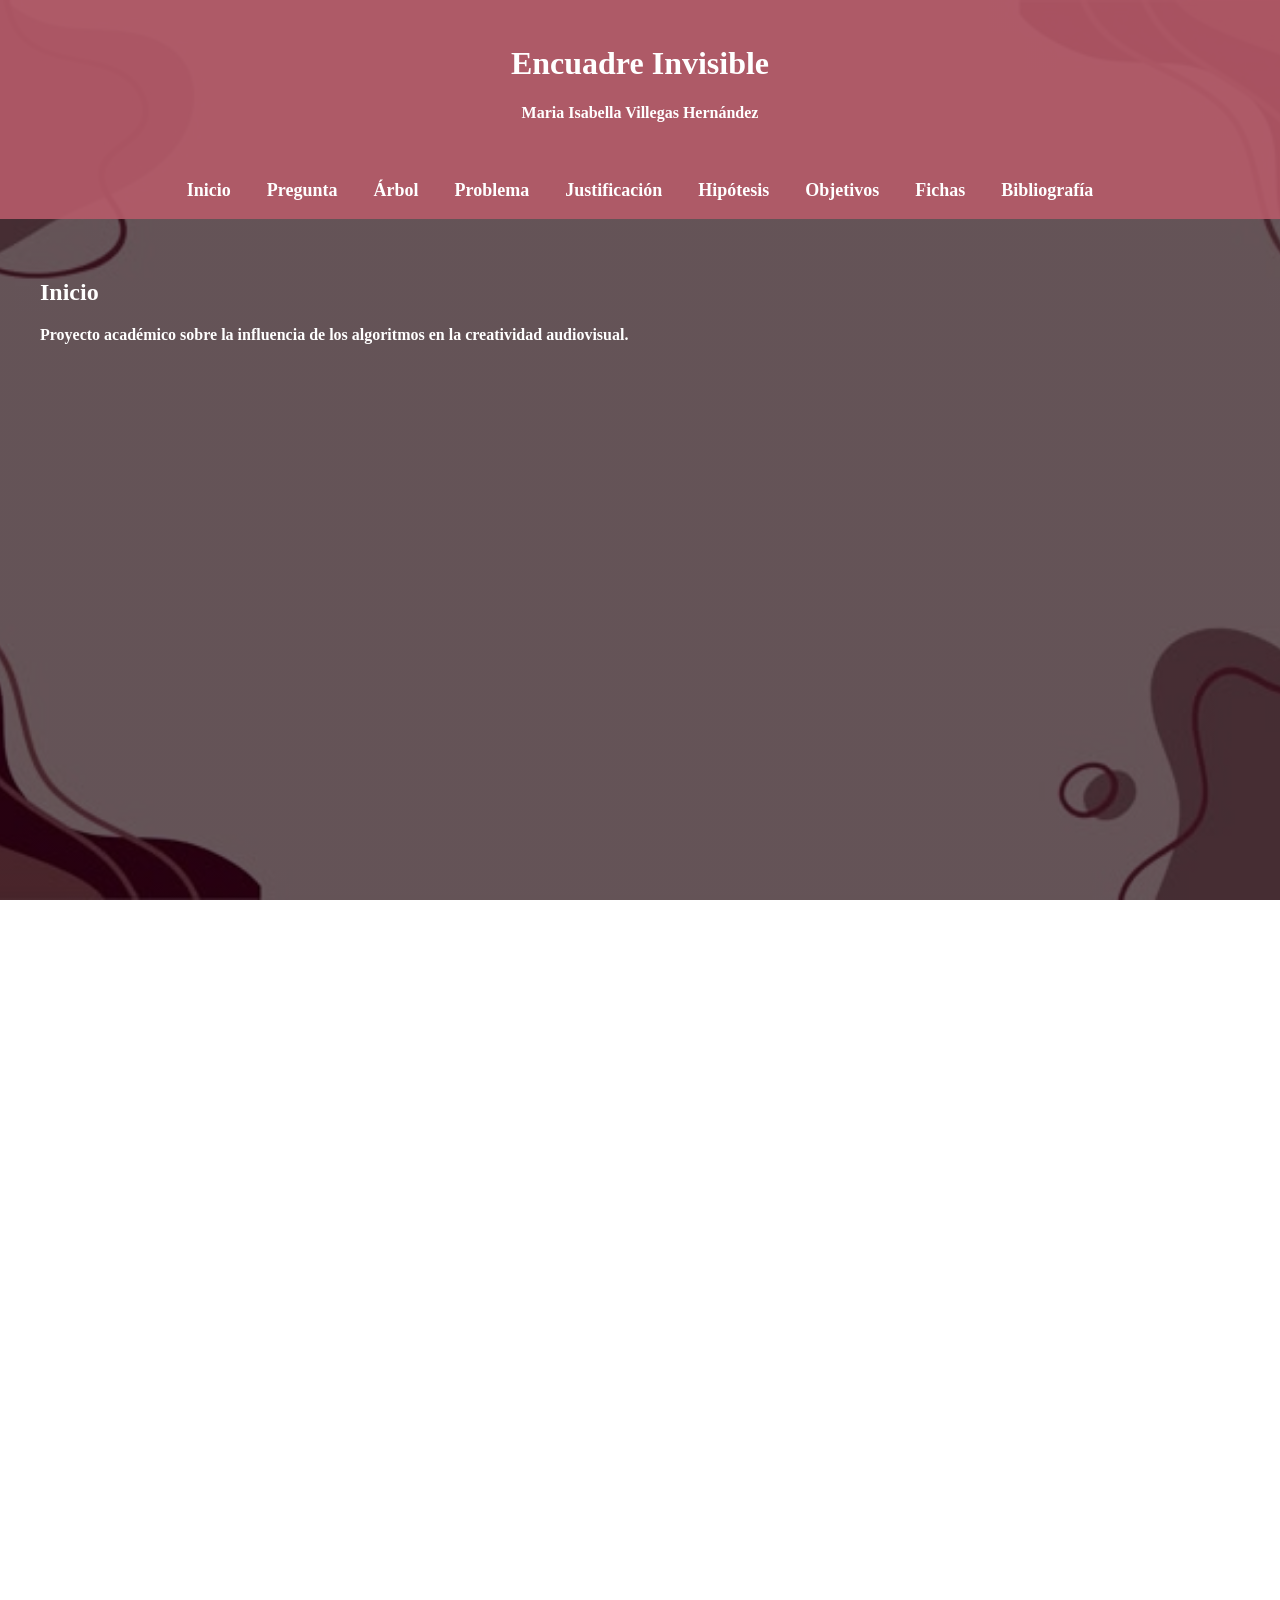
<file: index.html>
<!DOCTYPE html>
<html lang="es">
<head>
    <meta charset="UTF-8">
    <title>Encuadre Invisible</title>
    <link rel="stylesheet" href="styles.css">
</head>

<body>

<header>
    <h1>Encuadre Invisible</h1>
    <p>Maria Isabella Villegas Hernández</p>
</header>

<nav>
    <button onclick="mostrar('inicio')">Inicio</button>
    <button onclick="mostrar('pregunta')">Pregunta</button>
    <button onclick="mostrar('arbol')">Árbol</button>
    <button onclick="mostrar('problema')">Problema</button>
    <button onclick="mostrar('justificacion')">Justificación</button>
    <button onclick="mostrar('hipotesis')">Hipótesis</button>
    <button onclick="mostrar('objetivos')">Objetivos</button>
    <button onclick="mostrar('fichas')">Fichas</button>
    <button onclick="mostrar('bibliografia')">Bibliografía</button>
</nav>

<main>

    <section id="inicio" class="activo">
        <h2>Inicio</h2>
        <p>Proyecto académico sobre la influencia de los algoritmos en la creatividad audiovisual.</p>
    </section>

    <section id="pregunta">
        <h2>Pregunta de Investigación</h2>
        <p>¿Cómo influyen los algoritmos de TikTok, YouTube e Instagram en la calidad y la
            creatividad de los contenidos audiovisuales producidos por creadores de contenido entre 18
            y 30 años?</p>

        <h2>Delimitacion del Sujeto de Estudio</h2>
        <p>La investigación se centra en creadores de contenido audiovisual entre 18 y 30 años,
            activos en plataformas como TikTok, YouTube e Instagram, con una frecuencia constante
            de publicación. Este grupo presenta una alta exposición a las dinámicas algorítmicas y una
            dependencia significativa de métricas digitales para la visibilidad de sus contenidos.</p>
    </section>

    <section id="arbol">

        <h2>Árbol de Problemas</h2>

            <h3>Problema Central</h3>
            <p>
                Influencia de los algoritmos en la reducción de la creatividad y la
                calidad del contenido audiovisual.
            </p>

            <h3>Causas</h3>
            <ul>
                <li>Predominio de métricas digitales (likes, visualizaciones y engagement).</li>
                <li>Presión por mantener visibilidad y monetización.</li>
                <li>Desconocimiento del funcionamiento del algoritmo.</li>
                <li>Consumo rápido basado en la economía de la atención.</li>
                <li>Reproducción constante de tendencias virales.</li>
            </ul>

            <h3>Consecuencias</h3>
            <ul>
                <li>Estandarización del contenido audiovisual.</li>
                <li>Disminución de la experimentación creativa.</li>
                <li>Producción acelerada y superficial.</li>
                <li>Dependencia del algoritmo en las decisiones creativas.</li>
                <li>Agotamiento creativo en los creadores.</li>
            </ul>

            <h3>Impacto</h3>
            <ul>
                <li>Pérdida de identidad creativa.</li>
                <li>Empobrecimiento del lenguaje audiovisual.</li>
                <li>Saturación de contenidos similares.</li>
                <li>Transformación de los hábitos de consumo.</li>
            </ul>

        <img src="arbol de problemas.png" alt="Arbol de problemas">
    </section>

    <section id="problema">
        <h2>Planteamiento del Problema</h2>
        <p>Las plataformas digitales como TikTok, YouTube e Instagram operan mediante algoritmos
            que priorizan la interacción, el tiempo de visualización y la viralidad del contenido. Estas
            dinámicas influyen directamente en los creadores, quienes adaptan sus producciones a las
            exigencias del sistema para lograr mayor visibilidad.</p>

        <p>Como consecuencia, se observa una tendencia hacia la repetición de formatos y la
            reducción de la creatividad, lo que puede afectar la calidad del contenido audiovisual y
            limitar la diversidad narrativa en los entornos digitales.</p>
    </section>

    <section id="justificacion">
        <h2>Justificación</h2>
        <p>Esta investigación es relevante porque permite comprender el impacto de los algoritmos en
            la producción audiovisual contemporánea. Asimismo, aporta herramientas para que los
            creadores de contenido desarrollen una postura crítica frente a las plataformas digitales y
            tomen decisiones más conscientes en sus procesos creativos.</p>
    </section>

    <section id="hipotesis">
        <h2>Hipótesis</h2>
        <h3>Hipótesis General</h3>
        <p> Los algoritmos de TikTok, YouTube e Instagram influyen significativamente en la producción audiovisual,
        promoviendo contenidos estandarizados en detrimento de la creatividad. </p>

        <h3>Hipótesis Específicas</h3>
        <ul>
            <li> A mayor dependencia de métricas digitales, menor diversidad creativa en los contenidos. </li>
            <li> El desconocimiento del funcionamiento del algoritmo incrementa la reproducción de tendencias virales. </li>
            <li> Las dinámicas de viralidad favorecen la producción de contenidos rápidos y superficiales sobre propuestas narrativas elaboradas. </li>
        </ul>

    </section>

    <section id="objetivos">
        <h2>Objetivos</h2>

            <h3>Objetivo General</h3>
            <p>
                Analizar la influencia de los algoritmos en la creatividad y la calidad
                del contenido audiovisual producido por creadores digitales.
            </p>

            <h3>Objetivos Específicos</h3>
            <ul>
                <li>
                    Identificar el funcionamiento de los algoritmos en plataformas digitales.
                </li>

                <li>
                    Analizar la influencia de las métricas en las decisiones creativas.
                </li>

                <li>
                    Examinar la estandarización del contenido audiovisual.
                </li>

                <li>
                    Interpretar la percepción de los creadores frente al algoritmo.
                </li>
            </ul>

        <img src="objetivos.png" alt="Objetivos">

        </section>

    </section>

    <section id="fichas">
        <h2>Fichas de Investigación</h2>
        <a href="https://drive.google.com" target="_blank">Ver fichas</a>
    </section>

    <section id="bibliografia">
        <h2>Bibliografía</h2>

        <p>
            La presente investigación se sustenta en diversas bases teóricas que permiten comprender
            la relación entre los algoritmos, la cultura digital y la creatividad audiovisual en la actualidad.
        </p>

        <h3>Bases teóricas</h3>
        <ul>
            <li><strong>Manuel Castells (2009).</strong> <em>Comunicación y poder.</em> Madrid: Alianza Editorial.
                Explora el papel de las redes en el poder comunicacional contemporáneo.</li>

            <li><strong>Henry Jenkins (2006).</strong> <em>Convergence Culture.</em> Nueva York: NYU Press.
                Analiza la participación activa de los usuarios en la cultura digital.</li>

            <li><strong>Nicholas Carr (2010).</strong> <em>The Shallows.</em> Nueva York: W.W. Norton.
                Reflexiona sobre cómo el consumo digital transforma nuestra atención.</li>

            <li><strong>Byung-Chul Han (2012).</strong> <em>La sociedad del cansancio.</em> Barcelona: Herder.
                Describe la lógica de rendimiento que también afecta a los creadores.</li>
        </ul>

        <h3>Sobre algoritmos y plataformas</h3>
        <ul>
            <li><strong>Tarleton Gillespie (2018).</strong> <em>Custodians of the Internet.</em> Yale University Press.
                Examina el rol de las plataformas en la visibilidad del contenido.</li>

            <li><strong>Shoshana Zuboff (2019).</strong> <em>The Age of Surveillance Capitalism.</em> PublicAffairs.
                Explica cómo las plataformas usan datos para influir en el comportamiento.</li>

            <li><strong>Google (2023).</strong> <em>How YouTube Works.</em>
                Documentación oficial del algoritmo de YouTube.</li>

            <li><strong>Meta (2023).</strong> <em>How Instagram Ranking Works.</em>
                Explicación del sistema de recomendación de Instagram.</li>
        </ul>

        <h3>Sobre creatividad y lenguaje audiovisual</h3>
        <ul>
            <li><strong>Lev Manovich (2001).</strong> <em>The Language of New Media.</em> MIT Press.
                Referencia clave para entender el audiovisual digital.</li>

            <li><strong>David Bordwell y Kristin Thompson (2010).</strong>
                <em>Film Art: An Introduction.</em> McGraw-Hill.
                Bases del análisis narrativo y estético.</li>
        </ul>

        <h3>Referentes complementarios</h3>
        <ul>
            <li><strong>Jean Baudrillard (1981).</strong> <em>Simulacros y simulación.</em>
                Reflexión sobre la hiperrealidad y la repetición de imágenes.</li>

            <li><strong>Guy Debord (1967).</strong> <em>La sociedad del espectáculo.</em>
                Teoría sobre la primacía de la imagen en la vida contemporánea.</li>
        </ul>

    </section>

</main>

<script src="script.js"></script>

</body>
</html>
</file>
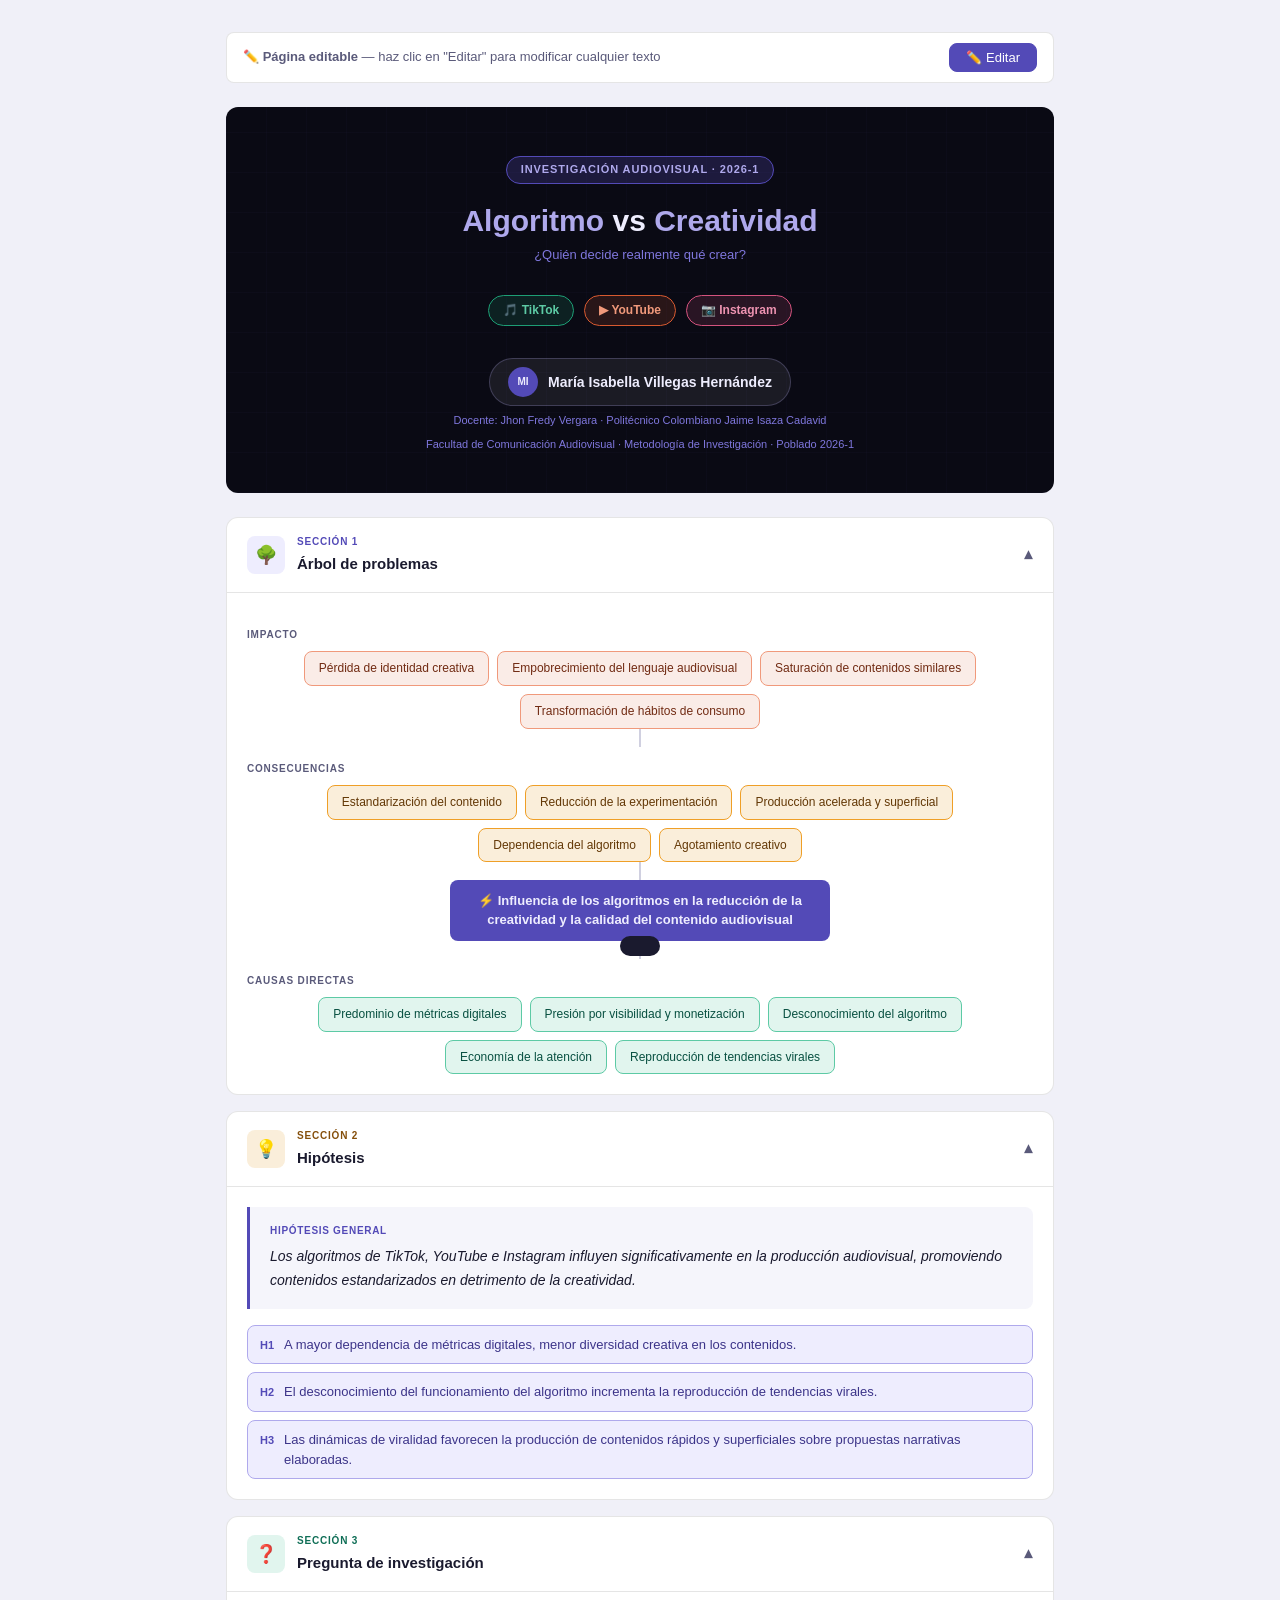
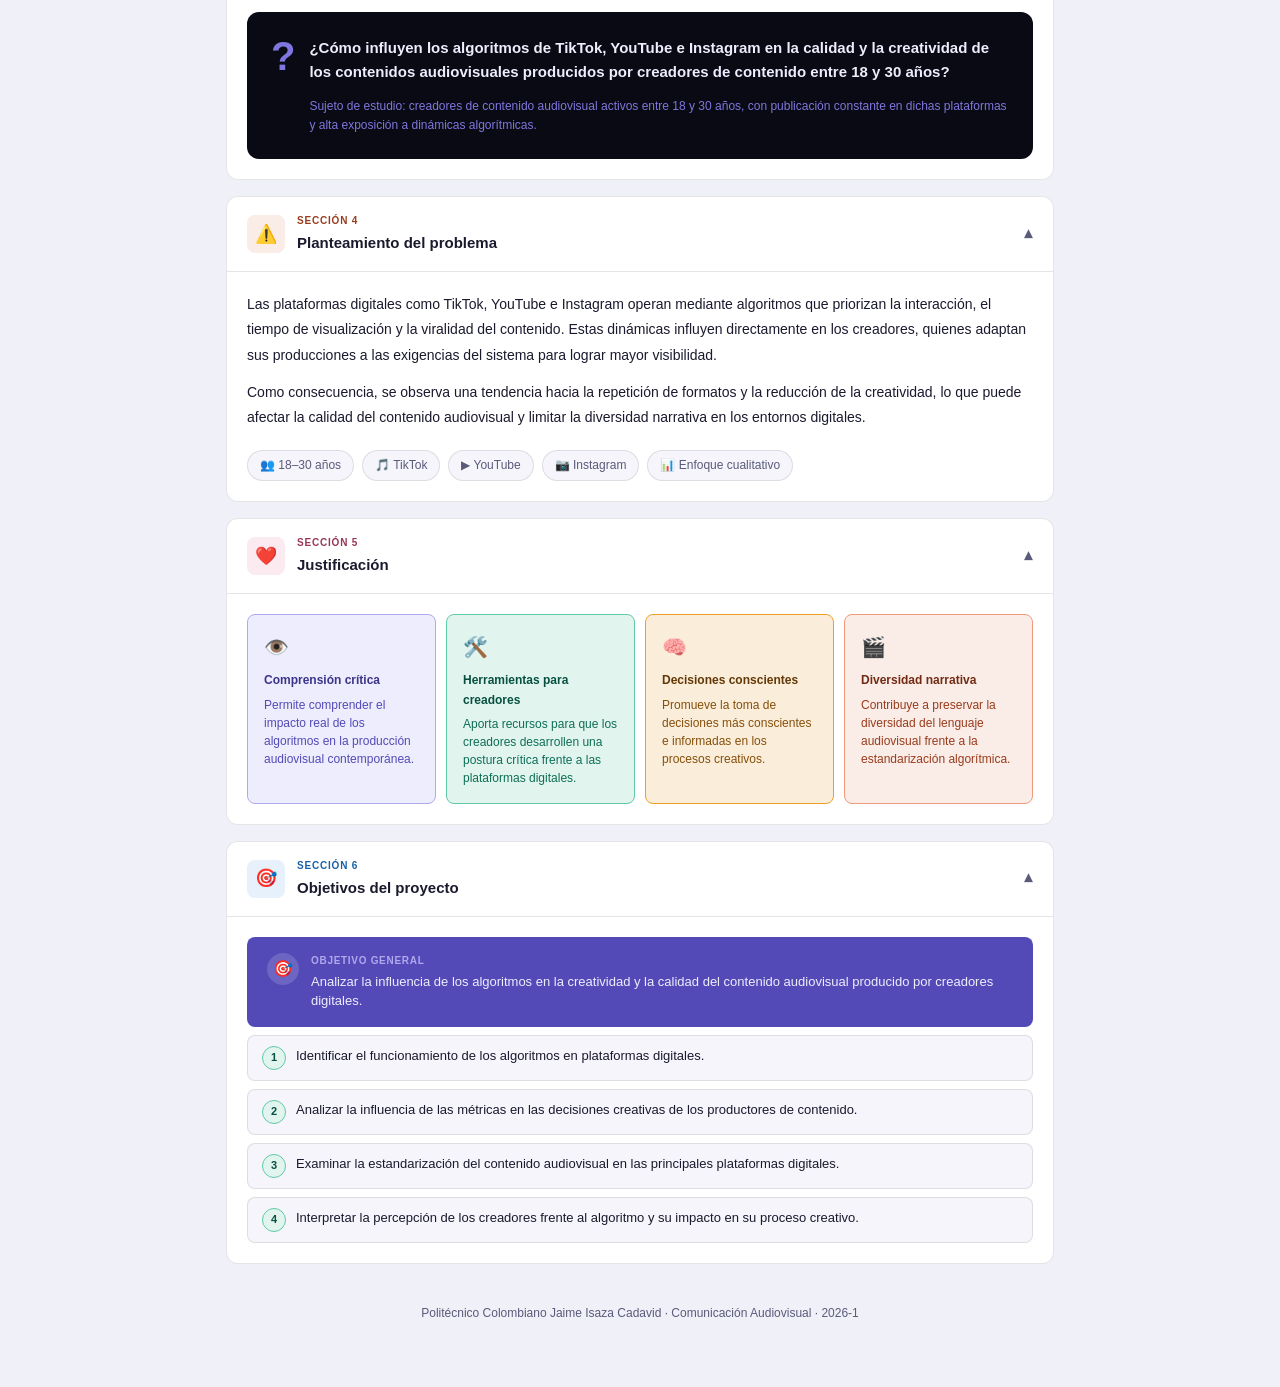
<file: algoritmo-vs-creatividad.html>
<!DOCTYPE html>
<html lang="es">
<head>
<meta charset="UTF-8">
<meta name="viewport" content="width=device-width, initial-scale=1.0">
<title>Algoritmo vs Creatividad — Investigación Audiovisual</title>
<style>
  *, *::before, *::after { box-sizing: border-box; margin: 0; padding: 0; }
  :root {
    --purple-50: #EEEDFE; --purple-200: #AFA9EC; --purple-400: #7F77DD;
    --purple-600: #534AB7; --purple-800: #3C3489; --purple-900: #26215C;
    --teal-50: #E1F5EE; --teal-200: #5DCAA5; --teal-600: #0F6E56; --teal-800: #085041;
    --coral-50: #FAECE7; --coral-200: #F0997B; --coral-600: #993C1D; --coral-800: #712B13;
    --amber-50: #FAEEDA; --amber-200: #EF9F27; --amber-600: #854F0B; --amber-800: #633806;
    --pink-50: #FBEAF0; --pink-200: #ED93B1; --pink-600: #993556;
    --blue-50: #E6F1FB; --blue-600: #185FA5;
    --dark-bg: #0a0a14;
    --border: rgba(0,0,0,0.1);
    --text: #1a1a2e;
    --text-muted: #5a5a7a;
    --surface: #ffffff;
    --surface2: #f5f5fb;
    --radius: 12px;
    --radius-sm: 8px;
  }
  body {
    font-family: -apple-system, BlinkMacSystemFont, 'Segoe UI', sans-serif;
    background: #f0f0f8;
    color: var(--text);
    line-height: 1.6;
    min-height: 100vh;
  }
  .page { max-width: 860px; margin: 0 auto; padding: 2rem 1rem 4rem; }

  /* HERO */
  .hero {
    background: var(--dark-bg);
    border-radius: var(--radius);
    padding: 3rem 2rem 2.5rem;
    text-align: center;
    margin-bottom: 1.5rem;
    position: relative;
    overflow: hidden;
  }
  .hero-grid {
    position: absolute; inset: 0; pointer-events: none;
    background-image:
      repeating-linear-gradient(0deg, rgba(83,74,183,0.07) 0px, transparent 1px, transparent 40px),
      repeating-linear-gradient(90deg, rgba(83,74,183,0.07) 0px, transparent 1px, transparent 40px);
  }
  .hero-badge {
    display: inline-block; background: rgba(83,74,183,0.25); color: #AFA9EC;
    font-size: 11px; font-weight: 600; padding: 4px 14px; border-radius: 20px;
    letter-spacing: 0.08em; margin-bottom: 1.2rem; text-transform: uppercase;
    border: 1px solid var(--purple-600); position: relative;
  }
  .hero h1 { font-size: 30px; font-weight: 700; color: #EEEDFE; line-height: 1.2; margin-bottom: 0.4rem; position: relative; }
  .hero h1 span { color: #AFA9EC; }
  .hero-tagline { font-size: 13px; color: var(--purple-400); margin-bottom: 1.8rem; position: relative; }
  .platform-row { display: flex; justify-content: center; gap: 10px; margin-bottom: 2rem; flex-wrap: wrap; position: relative; }
  .plat-tag { padding: 5px 14px; border-radius: 20px; font-size: 12px; font-weight: 600; border: 1px solid; }
  .plat-tiktok { background: rgba(29,158,117,0.15); color: #5DCAA5; border-color: #1D9E75; }
  .plat-yt { background: rgba(216,90,48,0.15); color: #F0997B; border-color: #D85A30; }
  .plat-ig { background: rgba(212,83,126,0.15); color: #ED93B1; border-color: #D4537E; }
  .author-area { position: relative; display: flex; flex-direction: column; align-items: center; gap: 6px; }
  .author-chip {
    display: inline-flex; align-items: center; gap: 10px;
    background: rgba(255,255,255,0.07); border: 1px solid rgba(175,169,236,0.25);
    border-radius: 24px; padding: 8px 18px;
  }
  .author-av {
    width: 30px; height: 30px; border-radius: 50%; background: var(--purple-600);
    color: #EEEDFE; font-size: 10px; font-weight: 700;
    display: flex; align-items: center; justify-content: center; flex-shrink: 0;
  }
  .author-name { font-size: 14px; font-weight: 600; color: #EEEDFE; }
  .author-meta { font-size: 11px; color: var(--purple-400); }

  /* EDIT BAR */
  .edit-bar {
    display: flex; align-items: center; gap: 10px;
    background: var(--surface); border-radius: var(--radius-sm);
    padding: 10px 16px; margin-bottom: 1.5rem;
    border: 1px solid var(--border); flex-wrap: wrap;
  }
  .edit-bar span { font-size: 13px; color: var(--text-muted); flex: 1; min-width: 120px; }
  .btn-edit, .btn-save, .btn-cancel {
    padding: 6px 16px; border-radius: var(--radius-sm); font-size: 13px;
    font-weight: 500; cursor: pointer; border: 1px solid; transition: all 0.15s;
  }
  .btn-edit { background: var(--purple-600); color: white; border-color: var(--purple-600); }
  .btn-edit:hover { background: var(--purple-800); }
  .btn-save { background: #1D9E75; color: white; border-color: #1D9E75; display: none; }
  .btn-save:hover { background: #085041; }
  .btn-cancel { background: white; color: var(--text-muted); border-color: var(--border); display: none; }
  .btn-cancel:hover { background: var(--surface2); }
  .edit-hint { font-size: 12px; color: var(--purple-600); display: none; }

  /* SECTIONS */
  .section {
    background: var(--surface); border-radius: var(--radius);
    border: 1px solid var(--border); margin-bottom: 1rem; overflow: hidden;
  }
  .section-header {
    display: flex; align-items: center; gap: 12px;
    padding: 1rem 1.25rem; cursor: pointer; transition: background 0.15s;
  }
  .section-header:hover { background: var(--surface2); }
  .sec-icon {
    width: 38px; height: 38px; border-radius: var(--radius-sm);
    display: flex; align-items: center; justify-content: center; flex-shrink: 0; font-size: 18px;
  }
  .sec-label { font-size: 10px; font-weight: 700; text-transform: uppercase; letter-spacing: 0.08em; margin-bottom: 2px; }
  .sec-title { font-size: 15px; font-weight: 600; color: var(--text); }
  .chevron { margin-left: auto; font-size: 18px; color: var(--text-muted); transition: transform 0.2s; }
  .chevron.open { transform: rotate(180deg); }
  .section-body { padding: 0 1.25rem 1.25rem; border-top: 1px solid var(--border); }

  /* EDITABLE FIELDS */
  [contenteditable="true"] { outline: none; }
  .editing [contenteditable="true"] {
    background: rgba(83,74,183,0.06);
    border-radius: 4px;
    outline: 2px dashed rgba(83,74,183,0.35);
    padding: 2px 4px;
    cursor: text;
    min-width: 40px;
    display: inline-block;
  }
  .editing [contenteditable="true"]:focus {
    outline: 2px solid var(--purple-600);
    background: rgba(83,74,183,0.1);
  }
  .editing-indicator {
    display: none; font-size: 11px; color: var(--purple-600);
    background: var(--purple-50); border-radius: 4px; padding: 2px 8px;
    border: 1px solid var(--purple-200);
  }
  .editing .editing-indicator { display: inline-block; }

  /* TREE */
  .tree-wrap { margin-top: 1.25rem; display: flex; flex-direction: column; align-items: center; gap: 0; }
  .tree-node {
    border-radius: var(--radius-sm); padding: 8px 14px;
    font-size: 12px; font-weight: 500; text-align: center; line-height: 1.4;
  }
  .tn-impact { background: var(--coral-50); color: var(--coral-800); border: 1px solid var(--coral-200); }
  .tn-effect { background: var(--amber-50); color: var(--amber-800); border: 1px solid var(--amber-200); }
  .tn-central { background: var(--purple-600); color: #EEEDFE; font-size: 13px; font-weight: 600; padding: 12px 22px; max-width: 380px; }
  .tn-cause { background: var(--teal-50); color: var(--teal-800); border: 1px solid var(--teal-200); }
  .vline { width: 2px; height: 18px; background: #d0d0e0; }
  .tree-row { display: flex; gap: 8px; justify-content: center; flex-wrap: wrap; }
  .tree-sec-label { font-size: 10px; text-transform: uppercase; letter-spacing: 0.08em; color: var(--text-muted); margin: 14px 0 8px; font-weight: 600; align-self: flex-start; }

  /* HYPOTHESIS */
  .hyp-main {
    background: var(--surface2); border-left: 3px solid var(--purple-600);
    border-radius: 0 var(--radius-sm) var(--radius-sm) 0;
    padding: 1rem 1.25rem; margin-top: 1.25rem;
  }
  .hyp-label { font-size: 10px; font-weight: 700; color: var(--purple-600); text-transform: uppercase; letter-spacing: 0.07em; margin-bottom: 6px; }
  .hyp-text { font-size: 14px; line-height: 1.7; color: var(--text); font-style: italic; }
  .hyp-specifics { margin-top: 1rem; display: flex; flex-direction: column; gap: 8px; }
  .hyp-item {
    display: flex; align-items: flex-start; gap: 10px;
    padding: 9px 12px; border-radius: var(--radius-sm);
    background: var(--purple-50); border: 1px solid var(--purple-200);
  }
  .hyp-num { font-size: 11px; font-weight: 700; color: var(--purple-600); flex-shrink: 0; margin-top: 2px; }
  .hyp-itext { font-size: 13px; color: var(--purple-800); line-height: 1.5; }

  /* QUESTION */
  .q-box {
    margin-top: 1.25rem; background: var(--dark-bg);
    border-radius: var(--radius); padding: 1.5rem;
    display: flex; align-items: flex-start; gap: 14px;
  }
  .q-mark { font-size: 40px; font-weight: 700; color: var(--purple-400); line-height: 1; flex-shrink: 0; }
  .q-text { font-size: 15px; font-weight: 600; color: #EEEDFE; line-height: 1.6; }
  .q-delim { margin-top: 0.8rem; font-size: 12px; color: var(--purple-400); line-height: 1.6; }

  /* PROSE */
  .prose { margin-top: 1.25rem; font-size: 14px; line-height: 1.8; color: var(--text); }
  .prose p + p { margin-top: 0.75rem; }

  /* JUSTIFICATION CARDS */
  .just-grid { margin-top: 1.25rem; display: grid; grid-template-columns: repeat(auto-fit, minmax(180px, 1fr)); gap: 10px; }
  .just-card { padding: 1rem; border-radius: var(--radius-sm); border: 1px solid; }
  .just-icon { font-size: 20px; margin-bottom: 8px; }
  .just-title { font-size: 12px; font-weight: 700; margin-bottom: 5px; }
  .just-body { font-size: 12px; line-height: 1.5; }
  .jc1 { background: var(--purple-50); border-color: var(--purple-200); }
  .jc1 .just-title { color: var(--purple-800); } .jc1 .just-body { color: var(--purple-600); }
  .jc2 { background: var(--teal-50); border-color: var(--teal-200); }
  .jc2 .just-title { color: var(--teal-800); } .jc2 .just-body { color: var(--teal-600); }
  .jc3 { background: var(--amber-50); border-color: var(--amber-200); }
  .jc3 .just-title { color: var(--amber-800); } .jc3 .just-body { color: var(--amber-600); }
  .jc4 { background: var(--coral-50); border-color: var(--coral-200); }
  .jc4 .just-title { color: var(--coral-800); } .jc4 .just-body { color: var(--coral-600); }

  /* OBJECTIVES */
  .obj-list { margin-top: 1.25rem; display: flex; flex-direction: column; gap: 8px; }
  .obj-gen {
    display: flex; gap: 12px; align-items: flex-start;
    background: var(--purple-600); border-radius: var(--radius-sm); padding: 1rem 1.25rem;
  }
  .obj-gen-icon {
    width: 32px; height: 32px; border-radius: 50%;
    background: rgba(255,255,255,0.15); display: flex; align-items: center;
    justify-content: center; font-size: 16px; flex-shrink: 0; color: #EEEDFE;
  }
  .obj-gen-label { font-size: 10px; color: #AFA9EC; text-transform: uppercase; letter-spacing: 0.07em; margin-bottom: 3px; font-weight: 700; }
  .obj-gen-text { font-size: 13px; color: #EEEDFE; line-height: 1.5; }
  .obj-esp {
    display: flex; gap: 10px; align-items: flex-start;
    padding: 10px 14px; border-radius: var(--radius-sm);
    border: 1px solid var(--border); background: var(--surface2);
  }
  .obj-num {
    width: 24px; height: 24px; border-radius: 50%;
    background: var(--teal-50); color: var(--teal-800); font-size: 11px; font-weight: 700;
    display: flex; align-items: center; justify-content: center; flex-shrink: 0;
    border: 1px solid var(--teal-200);
  }
  .obj-esp-text { font-size: 13px; color: var(--text); line-height: 1.5; }

  .info-row { display: flex; gap: 8px; flex-wrap: wrap; margin-top: 1.25rem; }
  .info-chip {
    display: inline-flex; align-items: center; gap: 5px;
    font-size: 12px; padding: 5px 12px; border-radius: 20px;
    border: 1px solid var(--border); color: var(--text-muted); background: var(--surface2);
  }

  /* FOOTER */
  .footer { text-align: center; margin-top: 2.5rem; font-size: 12px; color: var(--text-muted); }

  /* TOAST */
  .toast {
    position: fixed; bottom: 24px; left: 50%; transform: translateX(-50%) translateY(80px);
    background: #1a1a2e; color: white; padding: 10px 20px; border-radius: 20px;
    font-size: 13px; font-weight: 500; transition: transform 0.3s ease; z-index: 999;
    white-space: nowrap;
  }
  .toast.show { transform: translateX(-50%) translateY(0); }

  @media (max-width: 600px) {
    .hero { padding: 2rem 1rem 1.5rem; }
    .hero h1 { font-size: 22px; }
    .page { padding: 1rem 0.75rem 3rem; }
  }
</style>
</head>
<body>
<div class="page">

  <!-- EDIT BAR -->
  <div class="edit-bar">
    <span>✏️ <strong>Página editable</strong> — haz clic en "Editar" para modificar cualquier texto</span>
    <span class="editing-indicator">Modo edición activo — haz clic en cualquier texto subrayado para editarlo</span>
    <button class="btn-edit" onclick="startEdit()">✏️ Editar</button>
    <button class="btn-save" onclick="saveEdit()">💾 Guardar cambios</button>
    <button class="btn-cancel" onclick="cancelEdit()">✕ Cancelar</button>
  </div>

  <!-- HERO -->
  <div class="hero">
    <div class="hero-grid"></div>
    <div class="hero-badge">Investigación audiovisual · 2026-1</div>
    <h1><span contenteditable="false" class="editable">Algoritmo</span> vs <span contenteditable="false" class="editable">Creatividad</span></h1>
    <p class="hero-tagline" contenteditable="false" class="editable">¿Quién decide realmente qué crear?</p>
    <div class="platform-row">
      <span class="plat-tag plat-tiktok">🎵 TikTok</span>
      <span class="plat-tag plat-yt">▶ YouTube</span>
      <span class="plat-tag plat-ig">📷 Instagram</span>
    </div>
    <div class="author-area">
      <div class="author-chip">
        <div class="author-av">MI</div>
        <div class="author-name" contenteditable="false" class="editable">María Isabella Villegas Hernández</div>
      </div>
      <div class="author-meta" contenteditable="false" class="editable">Docente: Jhon Fredy Vergara · Politécnico Colombiano Jaime Isaza Cadavid</div>
      <div class="author-meta" contenteditable="false" class="editable">Facultad de Comunicación Audiovisual · Metodología de Investigación · Poblado 2026-1</div>
    </div>
  </div>

  <!-- ÁRBOL DE PROBLEMAS -->
  <div class="section" id="sec1">
    <div class="section-header" onclick="toggle('sec1')">
      <div class="sec-icon" style="background:var(--purple-50);">🌳</div>
      <div>
        <div class="sec-label" style="color:var(--purple-600);">Sección 1</div>
        <div class="sec-title">Árbol de problemas</div>
      </div>
      <span class="chevron open" id="chev-sec1">▾</span>
    </div>
    <div class="section-body" id="body-sec1">
      <div class="tree-wrap">
        <div class="tree-sec-label">Impacto</div>
        <div class="tree-row">
          <div class="tree-node tn-impact" contenteditable="false" class="editable">Pérdida de identidad creativa</div>
          <div class="tree-node tn-impact" contenteditable="false" class="editable">Empobrecimiento del lenguaje audiovisual</div>
          <div class="tree-node tn-impact" contenteditable="false" class="editable">Saturación de contenidos similares</div>
          <div class="tree-node tn-impact" contenteditable="false" class="editable">Transformación de hábitos de consumo</div>
        </div>
        <div class="vline"></div>
        <div class="tree-sec-label">Consecuencias</div>
        <div class="tree-row">
          <div class="tree-node tn-effect" contenteditable="false" class="editable">Estandarización del contenido</div>
          <div class="tree-node tn-effect" contenteditable="false" class="editable">Reducción de la experimentación</div>
          <div class="tree-node tn-effect" contenteditable="false" class="editable">Producción acelerada y superficial</div>
          <div class="tree-node tn-effect" contenteditable="false" class="editable">Dependencia del algoritmo</div>
          <div class="tree-node tn-effect" contenteditable="false" class="editable">Agotamiento creativo</div>
        </div>
        <div class="vline"></div>
        <div class="tree-node tn-central" contenteditable="false" class="editable">⚡ Influencia de los algoritmos en la reducción de la creatividad y la calidad del contenido audiovisual</div>
        <div class="vline"></div>
        <div class="tree-sec-label">Causas directas</div>
        <div class="tree-row">
          <div class="tree-node tn-cause" contenteditable="false" class="editable">Predominio de métricas digitales</div>
          <div class="tree-node tn-cause" contenteditable="false" class="editable">Presión por visibilidad y monetización</div>
          <div class="tree-node tn-cause" contenteditable="false" class="editable">Desconocimiento del algoritmo</div>
          <div class="tree-node tn-cause" contenteditable="false" class="editable">Economía de la atención</div>
          <div class="tree-node tn-cause" contenteditable="false" class="editable">Reproducción de tendencias virales</div>
        </div>
      </div>
    </div>
  </div>

  <!-- HIPÓTESIS -->
  <div class="section" id="sec2">
    <div class="section-header" onclick="toggle('sec2')">
      <div class="sec-icon" style="background:var(--amber-50);">💡</div>
      <div>
        <div class="sec-label" style="color:var(--amber-600);">Sección 2</div>
        <div class="sec-title">Hipótesis</div>
      </div>
      <span class="chevron open" id="chev-sec2">▾</span>
    </div>
    <div class="section-body" id="body-sec2">
      <div class="hyp-main">
        <div class="hyp-label">Hipótesis general</div>
        <div class="hyp-text" contenteditable="false" class="editable">Los algoritmos de TikTok, YouTube e Instagram influyen significativamente en la producción audiovisual, promoviendo contenidos estandarizados en detrimento de la creatividad.</div>
      </div>
      <div class="hyp-specifics">
        <div class="hyp-item">
          <div class="hyp-num">H1</div>
          <div class="hyp-itext" contenteditable="false" class="editable">A mayor dependencia de métricas digitales, menor diversidad creativa en los contenidos.</div>
        </div>
        <div class="hyp-item">
          <div class="hyp-num">H2</div>
          <div class="hyp-itext" contenteditable="false" class="editable">El desconocimiento del funcionamiento del algoritmo incrementa la reproducción de tendencias virales.</div>
        </div>
        <div class="hyp-item">
          <div class="hyp-num">H3</div>
          <div class="hyp-itext" contenteditable="false" class="editable">Las dinámicas de viralidad favorecen la producción de contenidos rápidos y superficiales sobre propuestas narrativas elaboradas.</div>
        </div>
      </div>
    </div>
  </div>

  <!-- PREGUNTA -->
  <div class="section" id="sec3">
    <div class="section-header" onclick="toggle('sec3')">
      <div class="sec-icon" style="background:var(--teal-50);">❓</div>
      <div>
        <div class="sec-label" style="color:var(--teal-600);">Sección 3</div>
        <div class="sec-title">Pregunta de investigación</div>
      </div>
      <span class="chevron open" id="chev-sec3">▾</span>
    </div>
    <div class="section-body" id="body-sec3">
      <div class="q-box">
        <div class="q-mark">?</div>
        <div>
          <div class="q-text" contenteditable="false" class="editable">¿Cómo influyen los algoritmos de TikTok, YouTube e Instagram en la calidad y la creatividad de los contenidos audiovisuales producidos por creadores de contenido entre 18 y 30 años?</div>
          <div class="q-delim" contenteditable="false" class="editable">Sujeto de estudio: creadores de contenido audiovisual activos entre 18 y 30 años, con publicación constante en dichas plataformas y alta exposición a dinámicas algorítmicas.</div>
        </div>
      </div>
    </div>
  </div>

  <!-- PLANTEAMIENTO -->
  <div class="section" id="sec4">
    <div class="section-header" onclick="toggle('sec4')">
      <div class="sec-icon" style="background:var(--coral-50);">⚠️</div>
      <div>
        <div class="sec-label" style="color:var(--coral-600);">Sección 4</div>
        <div class="sec-title">Planteamiento del problema</div>
      </div>
      <span class="chevron open" id="chev-sec4">▾</span>
    </div>
    <div class="section-body" id="body-sec4">
      <div class="prose">
        <p contenteditable="false" class="editable">Las plataformas digitales como TikTok, YouTube e Instagram operan mediante algoritmos que priorizan la interacción, el tiempo de visualización y la viralidad del contenido. Estas dinámicas influyen directamente en los creadores, quienes adaptan sus producciones a las exigencias del sistema para lograr mayor visibilidad.</p>
        <p contenteditable="false" class="editable">Como consecuencia, se observa una tendencia hacia la repetición de formatos y la reducción de la creatividad, lo que puede afectar la calidad del contenido audiovisual y limitar la diversidad narrativa en los entornos digitales.</p>
      </div>
      <div class="info-row">
        <span class="info-chip">👥 18–30 años</span>
        <span class="info-chip">🎵 TikTok</span>
        <span class="info-chip">▶ YouTube</span>
        <span class="info-chip">📷 Instagram</span>
        <span class="info-chip">📊 Enfoque cualitativo</span>
      </div>
    </div>
  </div>

  <!-- JUSTIFICACIÓN -->
  <div class="section" id="sec5">
    <div class="section-header" onclick="toggle('sec5')">
      <div class="sec-icon" style="background:var(--pink-50);">❤️</div>
      <div>
        <div class="sec-label" style="color:var(--pink-600);">Sección 5</div>
        <div class="sec-title">Justificación</div>
      </div>
      <span class="chevron open" id="chev-sec5">▾</span>
    </div>
    <div class="section-body" id="body-sec5">
      <div class="just-grid">
        <div class="just-card jc1">
          <div class="just-icon">👁️</div>
          <div class="just-title" contenteditable="false" class="editable">Comprensión crítica</div>
          <div class="just-body" contenteditable="false" class="editable">Permite comprender el impacto real de los algoritmos en la producción audiovisual contemporánea.</div>
        </div>
        <div class="just-card jc2">
          <div class="just-icon">🛠️</div>
          <div class="just-title" contenteditable="false" class="editable">Herramientas para creadores</div>
          <div class="just-body" contenteditable="false" class="editable">Aporta recursos para que los creadores desarrollen una postura crítica frente a las plataformas digitales.</div>
        </div>
        <div class="just-card jc3">
          <div class="just-icon">🧠</div>
          <div class="just-title" contenteditable="false" class="editable">Decisiones conscientes</div>
          <div class="just-body" contenteditable="false" class="editable">Promueve la toma de decisiones más conscientes e informadas en los procesos creativos.</div>
        </div>
        <div class="just-card jc4">
          <div class="just-icon">🎬</div>
          <div class="just-title" contenteditable="false" class="editable">Diversidad narrativa</div>
          <div class="just-body" contenteditable="false" class="editable">Contribuye a preservar la diversidad del lenguaje audiovisual frente a la estandarización algorítmica.</div>
        </div>
      </div>
    </div>
  </div>

  <!-- OBJETIVOS -->
  <div class="section" id="sec6">
    <div class="section-header" onclick="toggle('sec6')">
      <div class="sec-icon" style="background:var(--blue-50);">🎯</div>
      <div>
        <div class="sec-label" style="color:var(--blue-600);">Sección 6</div>
        <div class="sec-title">Objetivos del proyecto</div>
      </div>
      <span class="chevron open" id="chev-sec6">▾</span>
    </div>
    <div class="section-body" id="body-sec6">
      <div class="obj-list">
        <div class="obj-gen">
          <div class="obj-gen-icon">🎯</div>
          <div>
            <div class="obj-gen-label">Objetivo general</div>
            <div class="obj-gen-text" contenteditable="false" class="editable">Analizar la influencia de los algoritmos en la creatividad y la calidad del contenido audiovisual producido por creadores digitales.</div>
          </div>
        </div>
        <div class="obj-esp">
          <div class="obj-num">1</div>
          <div class="obj-esp-text" contenteditable="false" class="editable">Identificar el funcionamiento de los algoritmos en plataformas digitales.</div>
        </div>
        <div class="obj-esp">
          <div class="obj-num">2</div>
          <div class="obj-esp-text" contenteditable="false" class="editable">Analizar la influencia de las métricas en las decisiones creativas de los productores de contenido.</div>
        </div>
        <div class="obj-esp">
          <div class="obj-num">3</div>
          <div class="obj-esp-text" contenteditable="false" class="editable">Examinar la estandarización del contenido audiovisual en las principales plataformas digitales.</div>
        </div>
        <div class="obj-esp">
          <div class="obj-num">4</div>
          <div class="obj-esp-text" contenteditable="false" class="editable">Interpretar la percepción de los creadores frente al algoritmo y su impacto en su proceso creativo.</div>
        </div>
      </div>
    </div>
  </div>

  <div class="footer">
    Politécnico Colombiano Jaime Isaza Cadavid · Comunicación Audiovisual · 2026-1
  </div>
</div>

<div class="toast" id="toast"></div>

<script>
  var editMode = false;
  var backup = {};

  function toggle(id) {
    var body = document.getElementById('body-' + id);
    var chev = document.getElementById('chev-' + id);
    var open = body.style.display !== 'none';
    body.style.display = open ? 'none' : 'block';
    chev.classList.toggle('open', !open);
  }

  function startEdit() {
    editMode = true;
    backup = {};
    var fields = document.querySelectorAll('.editable');
    fields.forEach(function(el, i) {
      backup[i] = el.innerHTML;
      el.setAttribute('contenteditable', 'true');
    });
    document.querySelector('.page').classList.add('editing');
    document.querySelector('.btn-edit').style.display = 'none';
    document.querySelector('.btn-save').style.display = 'inline-block';
    document.querySelector('.btn-cancel').style.display = 'inline-block';
    showToast('✏️ Modo edición activado — haz clic en cualquier texto para editarlo');
    // Open all sections
    ['sec1','sec2','sec3','sec4','sec5','sec6'].forEach(function(id) {
      var body = document.getElementById('body-' + id);
      var chev = document.getElementById('chev-' + id);
      body.style.display = 'block';
      chev.classList.add('open');
    });
  }

  function saveEdit() {
    editMode = false;
    var fields = document.querySelectorAll('.editable');
    fields.forEach(function(el) {
      el.setAttribute('contenteditable', 'false');
    });
    document.querySelector('.page').classList.remove('editing');
    document.querySelector('.btn-edit').style.display = 'inline-block';
    document.querySelector('.btn-save').style.display = 'none';
    document.querySelector('.btn-cancel').style.display = 'none';
    showToast('✅ Cambios guardados correctamente');
  }

  function cancelEdit() {
    editMode = false;
    var fields = document.querySelectorAll('.editable');
    fields.forEach(function(el, i) {
      if (backup[i] !== undefined) el.innerHTML = backup[i];
      el.setAttribute('contenteditable', 'false');
    });
    document.querySelector('.page').classList.remove('editing');
    document.querySelector('.btn-edit').style.display = 'inline-block';
    document.querySelector('.btn-save').style.display = 'none';
    document.querySelector('.btn-cancel').style.display = 'none';
    showToast('↩️ Edición cancelada — se restauró el contenido original');
  }

  function showToast(msg) {
    var t = document.getElementById('toast');
    t.textContent = msg;
    t.classList.add('show');
    setTimeout(function() { t.classList.remove('show'); }, 3000);
  }
</script>
</body>
</html>
</file>
<file: styles.css>
body {
    margin: 0;
    min-height: 100vh;
    font-family: "Times New Roman", serif;
    color: white;
    font-weight: bold;

    /* Fondo con imagen + capa oscura */
    background:
        linear-gradient(rgba(0,0,0,0.6), rgba(0,0,0,0.6)),
        url("fondo.jpg");

    background-size: cover;
    background-position: center;
    background-repeat: no-repeat;
    background-attachment: fixed;
}

/* HEADER */
header {
    text-align: center;
    padding: 24px;
    background: rgba(182, 91, 106, 0.9);
}

/* NAV */
nav {
    display: flex;
    flex-wrap: wrap;
    justify-content: center;
    background: rgba(182, 91, 106, 0.9);
}

nav button {
    background: none;
    border: none;
    font-family: "Times New Roman", serif;
    font-weight: bold;
    font-size: 18px;
    color: white;
    padding: 18px;
    cursor: pointer;
    transition: all 0.3s ease;
}

/* Hover */
nav button:hover {
    background: rgba(55, 191, 13, 0.7);
    transform: scale(1.05);
}

/* CONTENIDO */
main {
    position: relative;
    min-height: 80vh;
}

/* SECCIONES */
section {
    position: absolute;
    width: 100%;
    opacity: 0;
    color: white;
    transform: translateX(50px);
    transition: all 0.5s ease;
    padding: 40px;
    box-sizing: border-box;
}

/* SECCIÓN ACTIVA */
section.activo {
    opacity: 1;
    transform: translateX(0);
}
</file>
